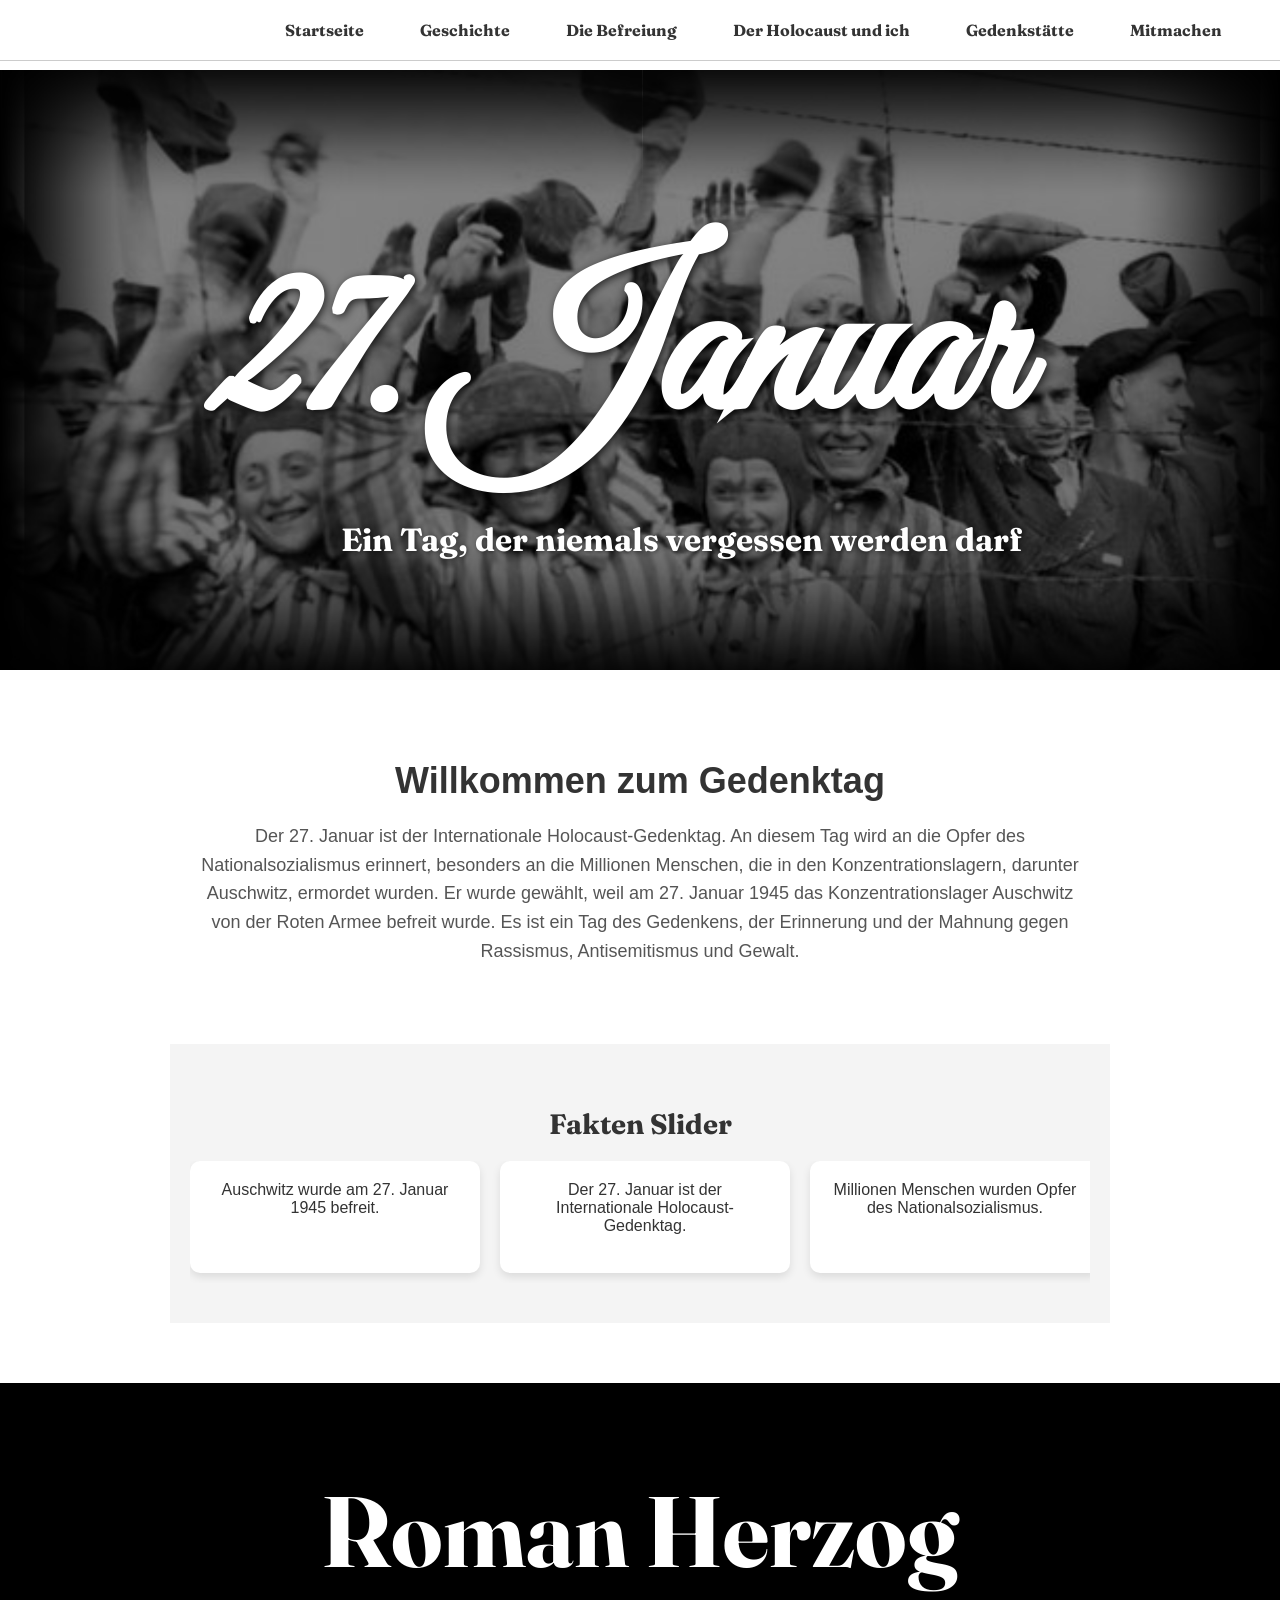
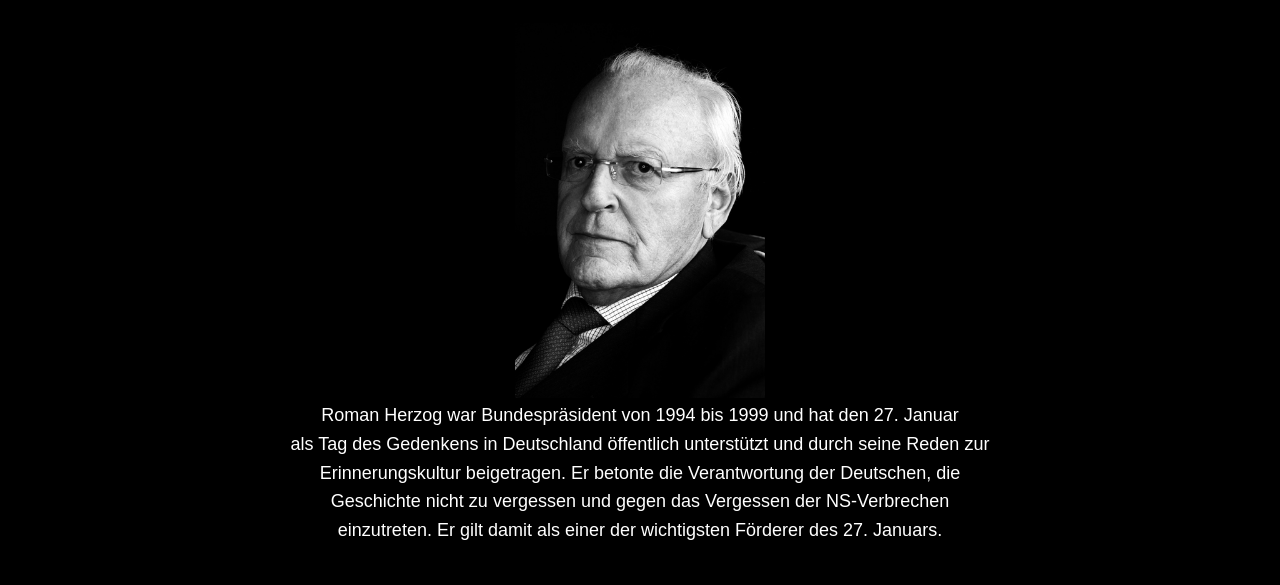
<file: index.html>
<!DOCTYPE html>
<html lang="de">
<head>
    <meta charset="UTF-8">
    <meta name="viewport" content="width=device-width, initial-scale=1.0">
    <title>Der 27.Januar</title>
    <link rel="stylesheet" href="index.css">
    <link href="https://fonts.googleapis.com/css2?family=Great+Vibes&display=swap" rel="stylesheet">
    <!-- Google Font Satisfy für Schreibschrift -->
    <link href="https://fonts.googleapis.com/css2?family=Satisfy&display=swap" rel="stylesheet">
    <link href="https://fonts.googleapis.com/css2?family=Fraunces:wght@700&display=swap" rel="stylesheet">
    <style>
        /* Überschrift in Schreibschrift Satisfy */
        .hero-text h1 {
            font-family: 'Satisfy', cursive;
        }
    </style>
</head>

<body>
    <header>
    <div class="top-line"></div>
    <nav>
        <ul>
            <li><a href="index.html">Startseite</a></li>
            <li><a href="geschichte.html">Geschichte</a></li>
            <li><a href="befreiung.html">Die Befreiung</a></li>
            <li><a href="der-holocaust-und-ich.html">Der Holocaust und ich</a></li>
            <li><a href="gedenkstaetten.html">Gedenkstätte</a></li>
            <li><a href="mitmachen.html">Mitmachen</a></li>
        </ul>
    </nav>
</header>

    <section id="startseite">
    <div class="hero-container">
        <img src="Titelbild Startseite.png" alt="Befreiung">
        <div class="hero-text">
        </div>
         <div class="hero-text">
            <h1 style="font-size: 60px; margin-bottom: 20px;">27. Januar</h1>
            <h2 style="font-size: 32px;">Ein Tag, der niemals vergessen werden darf</h2>
        </div>
    </div>
    </section>

    <section id="intro-text">
    <div class="text-container">
        <h2>Willkommen zum Gedenktag</h2>
        <p>
           Der 27. Januar ist der Internationale Holocaust-Gedenktag. An diesem Tag wird an die Opfer des Nationalsozialismus erinnert, besonders an die Millionen Menschen, die in den Konzentrationslagern, darunter Auschwitz, ermordet wurden. Er wurde gewählt, weil am 27. Januar 1945 das Konzentrationslager Auschwitz von der Roten Armee befreit wurde. Es ist ein Tag des Gedenkens, der Erinnerung und der Mahnung gegen Rassismus, Antisemitismus und Gewalt.
        </p>
    </div>
</section>

<section id="fakten-slider">
    <h2 class="slider-title">Fakten Slider</h2>
    <div class="slider-container">
        <div class="fact-card">Auschwitz wurde am 27. Januar 1945 befreit.</div>
        <div class="fact-card">Der 27. Januar ist der Internationale Holocaust-Gedenktag.</div>
        <div class="fact-card">Millionen Menschen wurden Opfer des Nationalsozialismus.</div>
        <div class="fact-card">Der Tag erinnert an Antisemitismus, Rassismus und Gewalt.</div>
        <div class="fact-card">In vielen Ländern gibt es am 27. Januar Gedenkveranstaltungen.</div>
         <div class="fact-card">Das Holocaust-Mahnmal in Berlin erinnert weltweit an die Opfer.</div> <!-- Nummer 10 -->
        <div class="fact-card">Die Nazis versuchten, Spuren der Morde zu vernichten, z. B. durch Verbrennung von Dokumenten und Leichen.</div> <!-- Nummer 4 -->
        <div class="fact-card">Der Name „Holocaust“ kommt vom Griechischen „holókaustos“, was „vollständig verbrannt“ bedeutet.</div> <!-- Nummer 11 -->
        <div class="fact-card">Viele Überlebende wie Anne Frank gaben durch ihre Tagebücher persönliche Einblicke in die NS-Verfolgung.</div> <!-- Nummer 15 -->
        <div class="fact-card">Viele Überlebende mussten langen Fußmärschen entkommen, als die Nazis die Lager evakuierten („Todesmärsche“).</div> <!-- Nummer 12 -->
    </div>
</section>

<section id="initiator">
    <h2>Roman Herzog</h2>
    <div class="initiator-container">
        <img src="roman-herzog.jpg" alt="Kofi Annan, ehemaliger UN-Generalsekretär">
        <p>
            Roman Herzog war Bundespräsident von 1994 bis 1999 und hat den 27. Januar  <br> als Tag des Gedenkens in Deutschland öffentlich unterstützt und durch seine Reden zur Erinnerungskultur beigetragen. Er betonte die Verantwortung der Deutschen, die Geschichte nicht zu vergessen und gegen das Vergessen der NS-Verbrechen einzutreten. Er gilt damit als einer der wichtigsten Förderer des 27. Januars. 
        </p>
    </div>
</section>




</body>
</html>
</file>
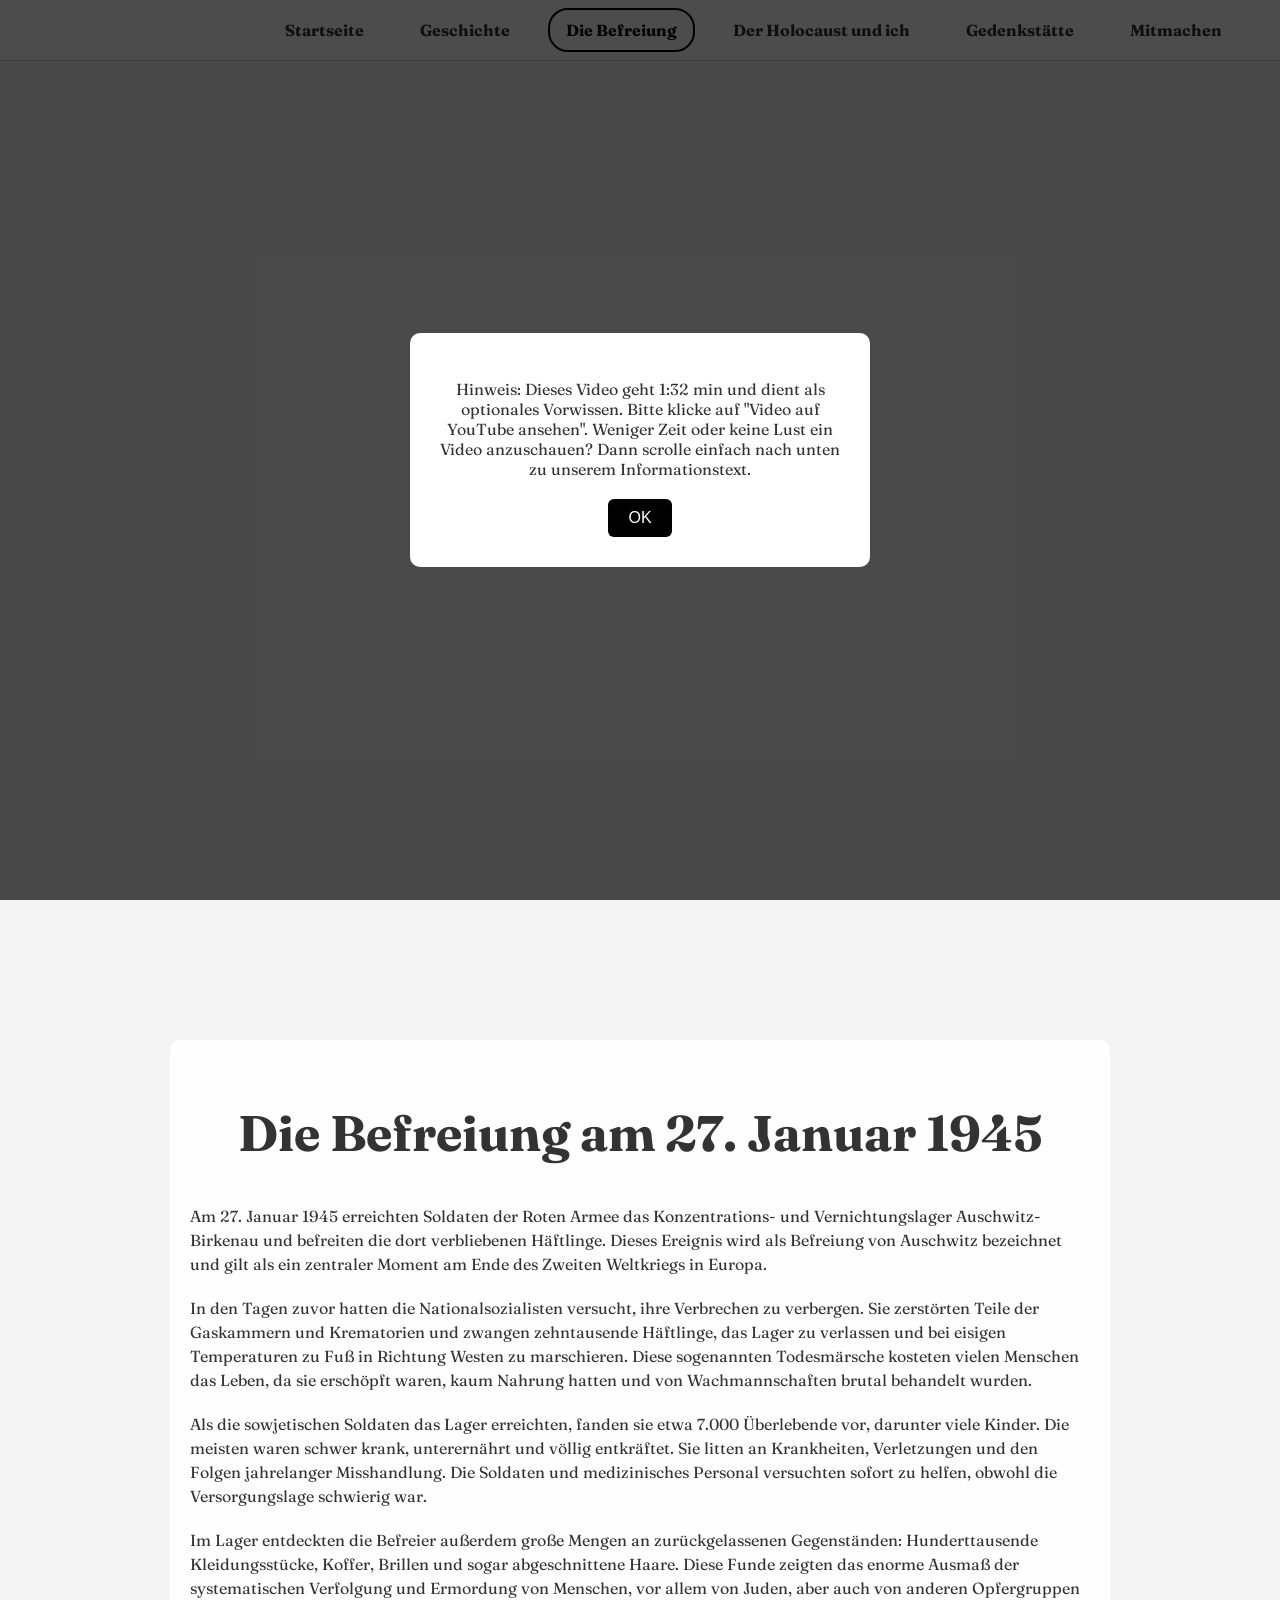
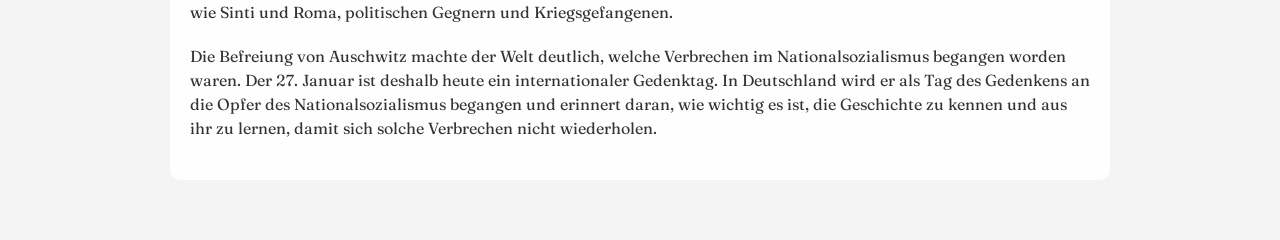
<file: befreiung.html>
<!DOCTYPE html>
<html lang="de">
<head>
<meta charset="UTF-8">
<meta name="viewport" content="width=device-width, initial-scale=1.0">
<title>Die Befreiung</title>
<link rel="stylesheet" href="befreiung.css">
<link href="https://fonts.googleapis.com/css2?family=Fraunces:wght@400;700&display=swap" rel="stylesheet">
</head>
<body>

<header>
    <div class="top-line"></div>
    <nav>
        <ul>
            <li><a href="index.html">Startseite</a></li>
            <li><a href="geschichte.html">Geschichte</a></li>
            <li><a href="befreiung.html" class="active">Die Befreiung</a></li>
            <li><a href="der-holocaust-und-ich.html">Der Holocaust und ich</a></li>
            <li><a href="gedenkstaetten.html">Gedenkstätte</a></li>
            <li><a href="mitmachen.html">Mitmachen</a></li>
        </ul>
    </nav>
</header>

<div id="overlay">
  <div class="overlay-box">
    <p>Hinweis: Dieses Video geht 1:32 min und dient als optionales Vorwissen. Bitte klicke auf "Video auf YouTube ansehen". Weniger Zeit oder keine Lust ein Video anzuschauen? Dann scrolle einfach nach unten zu unserem Informationstext.</p>
    <button onclick="startVideo()">OK</button>
  </div>
</div>

<section class="hero">
  <!-- YouTube iframe: starten erst nach Klick auf OK -->
  <iframe id="video" style="display:none;"
      frameborder="0"
      allow="autoplay; fullscreen; picture-in-picture"
      allowfullscreen>
  </iframe>
</section>

<script>
  const youtubeURL = "https://www.youtube.com/embed/QDSx5RR-1t4?autoplay=1&mute=1";

  function startVideo() {
    document.getElementById("overlay").style.display = "none";
    const iframe = document.getElementById("video");
    iframe.src = youtubeURL;  // setzt src erst jetzt → Autoplay funktioniert
    iframe.style.display = "block";
  }

  function toggleSound() {
    alert("Tonsteuerung funktioniert nur über die YouTube API, standardmäßig stumm.");
  }
</script>

<section id="befreiung">
  <h1>Die Befreiung am 27. Januar 1945</h1>

  <p>Am 27. Januar 1945 erreichten Soldaten der Roten Armee das Konzentrations- und Vernichtungslager Auschwitz-Birkenau und befreiten die dort verbliebenen Häftlinge. Dieses Ereignis wird als Befreiung von Auschwitz bezeichnet und gilt als ein zentraler Moment am Ende des Zweiten Weltkriegs in Europa.</p>

  <p>In den Tagen zuvor hatten die Nationalsozialisten versucht, ihre Verbrechen zu verbergen. Sie zerstörten Teile der Gaskammern und Krematorien und zwangen zehntausende Häftlinge, das Lager zu verlassen und bei eisigen Temperaturen zu Fuß in Richtung Westen zu marschieren. Diese sogenannten Todesmärsche kosteten vielen Menschen das Leben, da sie erschöpft waren, kaum Nahrung hatten und von Wachmannschaften brutal behandelt wurden.</p>

  <p>Als die sowjetischen Soldaten das Lager erreichten, fanden sie etwa 7.000 Überlebende vor, darunter viele Kinder. Die meisten waren schwer krank, unterernährt und völlig entkräftet. Sie litten an Krankheiten, Verletzungen und den Folgen jahrelanger Misshandlung. Die Soldaten und medizinisches Personal versuchten sofort zu helfen, obwohl die Versorgungslage schwierig war.</p>

  <p>Im Lager entdeckten die Befreier außerdem große Mengen an zurückgelassenen Gegenständen: Hunderttausende Kleidungsstücke, Koffer, Brillen und sogar abgeschnittene Haare. Diese Funde zeigten das enorme Ausmaß der systematischen Verfolgung und Ermordung von Menschen, vor allem von Juden, aber auch von anderen Opfergruppen wie Sinti und Roma, politischen Gegnern und Kriegsgefangenen.</p>

  <p>Die Befreiung von Auschwitz machte der Welt deutlich, welche Verbrechen im Nationalsozialismus begangen worden waren. Der 27. Januar ist deshalb heute ein internationaler Gedenktag. In Deutschland wird er als Tag des Gedenkens an die Opfer des Nationalsozialismus begangen und erinnert daran, wie wichtig es ist, die Geschichte zu kennen und aus ihr zu lernen, damit sich solche Verbrechen nicht wiederholen.</p>
</section>

</body>
</html>
</file>
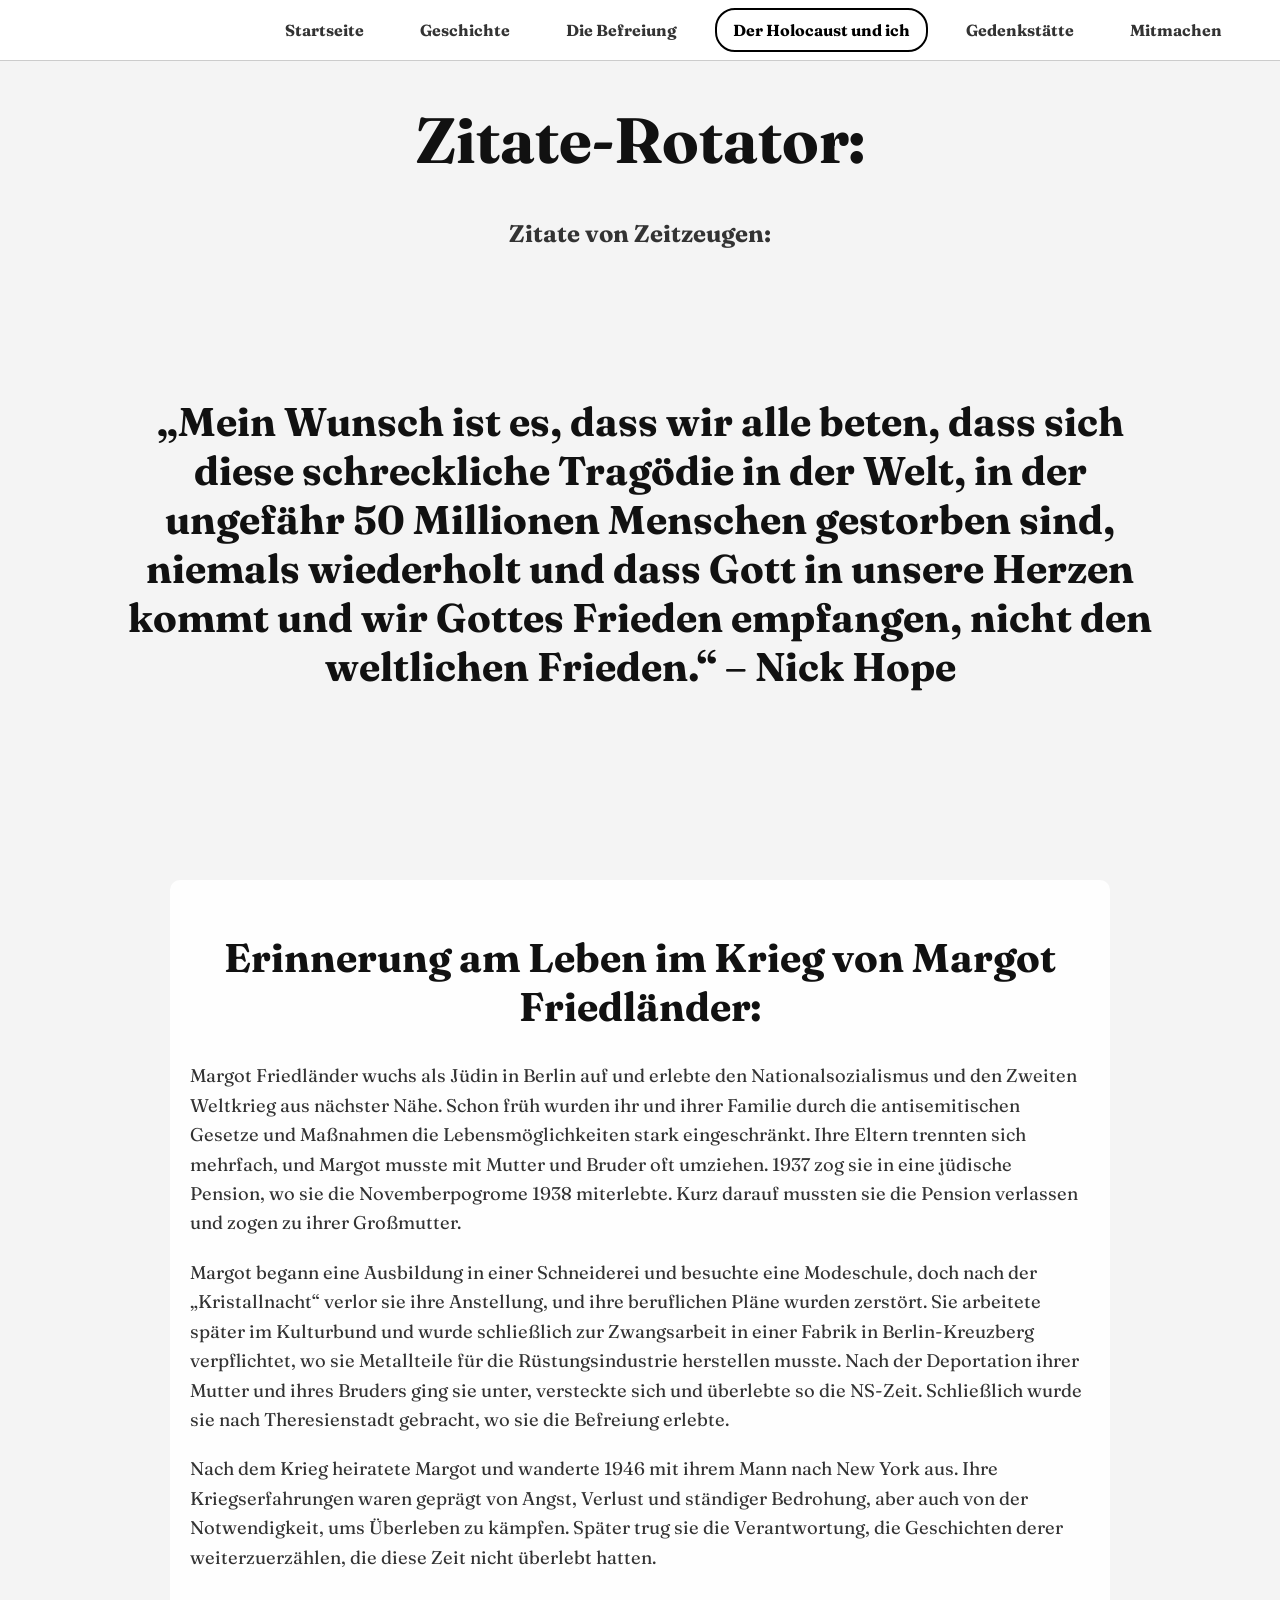
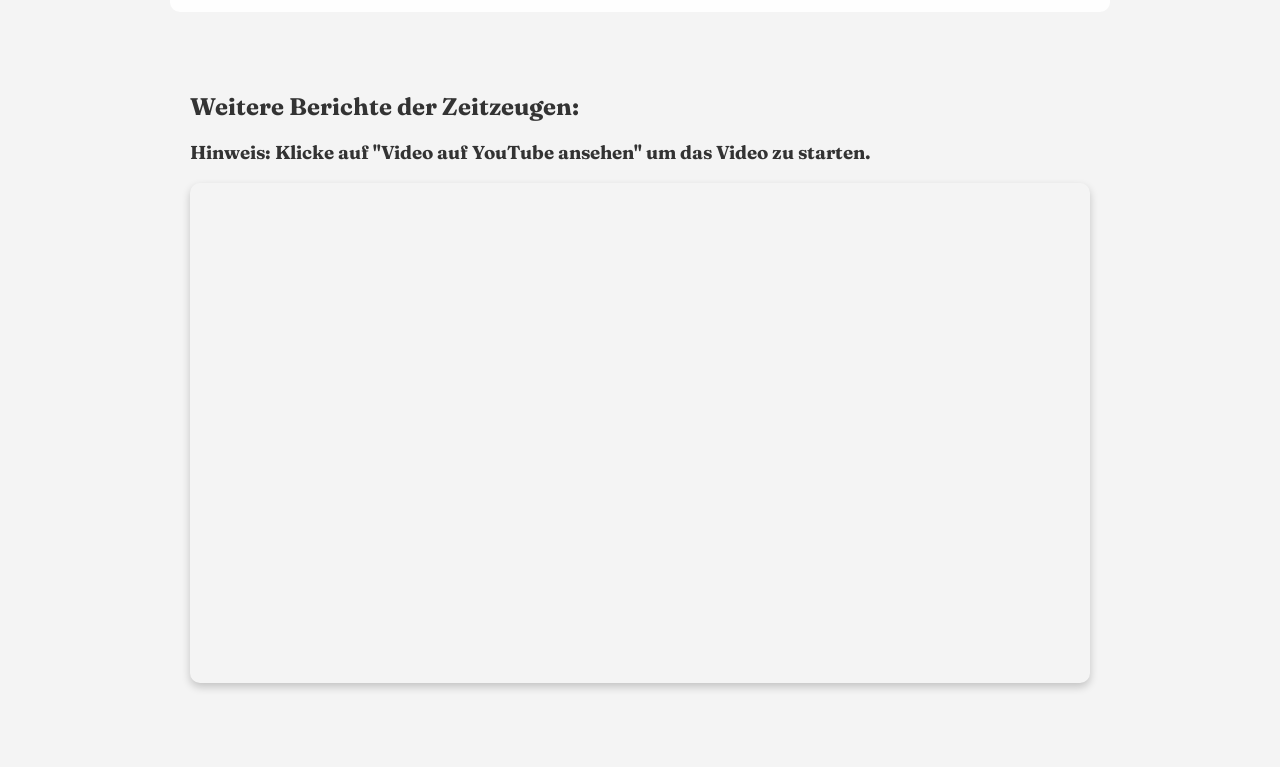
<file: der-holocaust-und-ich.html>
<!DOCTYPE html>
<html lang="de">
<head>
    <meta charset="UTF-8">
    <meta name="viewport" content="width=device-width, initial-scale=1.0">
    <title>Der Holocaust und ich</title>
    <link rel="stylesheet" href="der-holocaust-und-ich.css">
    <link href="https://fonts.googleapis.com/css2?family=Fraunces:wght@400;700&display=swap" rel="stylesheet">
    <link rel="stylesheet" href="der-holocaust-und-ich.css">
</head>
<body>

<!-- Navigation wie auf der Startseite -->
<header>
    <div class="top-line"></div>
    <nav>
        <ul>
            <li><a href="index.html">Startseite</a></li>
            <li><a href="geschichte.html">Geschichte</a></li>
            <li><a href="befreiung.html">Die Befreiung</a></li>
            <li><a href="der-holocaust-und-ich.html" class="active">Der Holocaust und ich</a></li>
            <li><a href="gedenkstaetten.html">Gedenkstätte</a></li>
            <li><a href="mitmachen.html">Mitmachen</a></li>
        </ul>
    </nav>
</header>

<section id="quote-section">
    <h1 id="quote-title">Zitate-Rotator:</h1>
    <h2>Zitate von Zeitzeugen:</h2>
    <div id="quote-carousel">
        <div class="quote active">„Mein Wunsch ist es, dass wir alle beten, dass sich diese schreckliche Tragödie in der Welt, in der ungefähr 50 Millionen Menschen gestorben sind, niemals wiederholt und dass Gott in unsere Herzen kommt und wir Gottes Frieden empfangen, nicht den weltlichen Frieden.“ – Nick Hope</div>
        <div class="quote">„Nach all dem unermesslichen Leid, welches für die meisten mit dem Tod in den Gaskammern ein Ende fand, gaben mir die Amerikaner mit der Befreiung die Hoffnung auf eine verloren geglaubte Zukunft ausserhalb dieses Leids und Elends zurück.“ – Eduard Kornfeld</div>
        <div class="quote">„Mit 17 Jahren war ich völlig verwaist, verwirrt, in Todesangst, umgeben von brutalen Nazi SS-Männern mit Maschinengewehren und bösartigen Deutschen Schäferhunden, die jederzeit bereit waren, mich zu zerreißen.“ – David Lenga</div>
        <div class="quote">„Solch eine Situation darf es nie wieder geben.“ – Jerzy Leśniak</div>
        <div class="quote">„Wir waren kaum noch am Leben. Wir schleppten uns vorwärts, auf unseren Händen und Knien kriechend, um die Füße der amerikanischen G.I.s zu küssen, die uns Überlebenden wie Götter erschienen.“ – Ben Lesser</div>
        <div class="quote">„Ich bin dankbar, dass mir die Gelegenheit gegeben wird, über das damalige Geschehen in den Schulen zu sprechen. Den jungen Leuten bewusst zu machen, wie schrecklich die Zeit damals war und dass so eine Grausamkeit nie wieder geschehen darf.“ – Abba Naor</div>
        <div class="quote">„Wegen des Krieges ist mir klar geworden, was Redefreiheit bedeutet, die Gefahr einer Diktatur und der Ausgrenzung von Menschen.“ – Willemijn Petroff-van Gurp</div>
        <div class="quote">„Was wir in den Lagern erleiden mussten, war eine unerträgliche Tragödie für die Menschheit. Es ist mein inniger Wunsch und mein Wille, dass die ganze Weltbevölkerung weiß, was wir damals ertragen mussten.“ – Lucy Salani</div>
        <div class="quote">„Ich hatte Fleckfieber und war dem Sterben nahe. Die Befreiung hätte keinen Tag später stattfinden dürfen, denn dann hätte ich nicht überlebt.“ – Henk van de Water</div>
    </div>
</section>

<script>
const quotes = document.querySelectorAll('#quote-carousel .quote');
let current = 0;
const displayTime = 4000; // Zeit jedes Zitats sichtbar (ms)
const fadeTime = 2000;    // Dauer des Ein-/Ausblendens (ms)

function showNextQuote() {
    // Aktuelles Zitat ausblenden
    quotes[current].classList.remove('active');

    // Nächstes Zitat
    current = (current + 1) % quotes.length;

    // Nächstes Zitat einblenden
    quotes[current].classList.add('active');
}

// Starte das Wechseln automatisch
setInterval(showNextQuote, displayTime + fadeTime);
</script>

<section id="margot-section">
    <h2 id="margot-title">Erinnerung am Leben im Krieg von Margot Friedländer:</h2>
    <p>
        Margot Friedländer wuchs als Jüdin in Berlin auf und erlebte den Nationalsozialismus und den Zweiten Weltkrieg aus nächster Nähe. Schon früh wurden ihr und ihrer Familie durch die antisemitischen Gesetze und Maßnahmen die Lebensmöglichkeiten stark eingeschränkt. Ihre Eltern trennten sich mehrfach, und Margot musste mit Mutter und Bruder oft umziehen. 1937 zog sie in eine jüdische Pension, wo sie die Novemberpogrome 1938 miterlebte. Kurz darauf mussten sie die Pension verlassen und zogen zu ihrer Großmutter.
    </p>

    <p>
        Margot begann eine Ausbildung in einer Schneiderei und besuchte eine Modeschule, doch nach der „Kristallnacht“ verlor sie ihre Anstellung, und ihre beruflichen Pläne wurden zerstört. Sie arbeitete später im Kulturbund und wurde schließlich zur Zwangsarbeit in einer Fabrik in Berlin-Kreuzberg verpflichtet, wo sie Metallteile für die Rüstungsindustrie herstellen musste. Nach der Deportation ihrer Mutter und ihres Bruders ging sie unter, versteckte sich und überlebte so die NS-Zeit. Schließlich wurde sie nach Theresienstadt gebracht, wo sie die Befreiung erlebte.
    </p>

    <p>
        Nach dem Krieg heiratete Margot und wanderte 1946 mit ihrem Mann nach New York aus. Ihre Kriegserfahrungen waren geprägt von Angst, Verlust und ständiger Bedrohung, aber auch von der Notwendigkeit, ums Überleben zu kämpfen. Später trug sie die Verantwortung, die Geschichten derer weiterzuerzählen, die diese Zeit nicht überlebt hatten.
    </p>
</section>

<section id="margot-video">
    <h1>Weitere Berichte der Zeitzeugen:</h1>
    <h3>Hinweis: Klicke auf "Video auf YouTube ansehen" um das Video zu starten.</h3>
  <iframe 
    id="margotYouTube"
    width="100%" 
    height="500" 
    src="https://www.youtube.com/embed/uGl5bO6655M?autoplay=1&mute=1&enablejsapi=1"
    title="YouTube Video"
    frameborder="0"
    allow="accelerometer; autoplay; clipboard-write; encrypted-media; gyroscope; picture-in-picture"
    allowfullscreen>
  </iframe>
</section>

<script>
document.addEventListener("DOMContentLoaded", function() {
    const ytFrame = document.getElementById('margotYouTube');
    ytFrame.style.opacity = 0;

    const observer = new IntersectionObserver((entries, observer) => {
        entries.forEach(entry => {
            if(entry.isIntersecting) {
                ytFrame.style.transition = "opacity 1s";
                ytFrame.style.opacity = 1;
                observer.unobserve(ytFrame);
            }
        });
    }, { threshold: 0.5 });

    observer.observe(ytFrame);
});
</script>

</body>
</html>
</file>
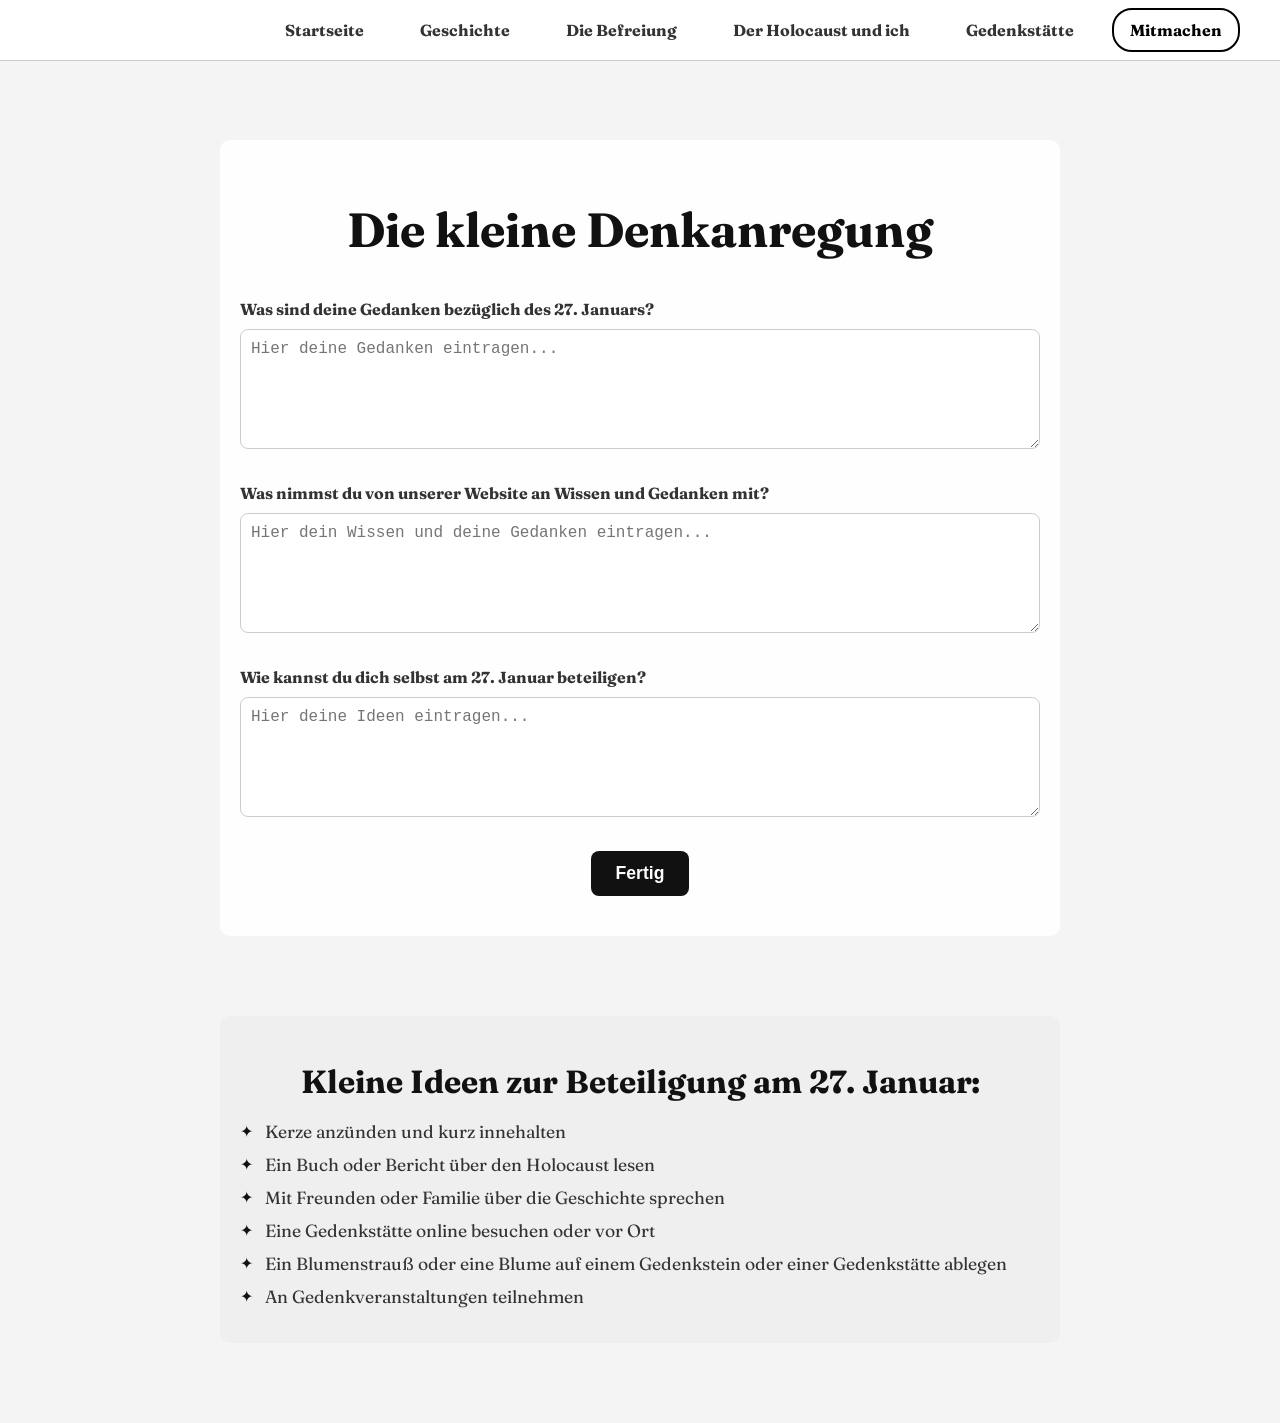
<file: mitmachen.html>
<!DOCTYPE html>
<html lang="en">
<head>
    <meta charset="UTF-8">
    <meta name="viewport" content="width=device-width, initial-scale=1.0">
    <title>Mitmachen</title>
    <link rel="stylesheet" href="mitmachen.css">
    <link href="https://fonts.googleapis.com/css2?family=Fraunces:wght@400;700&display=swap" rel="stylesheet">
</head>
<body>

<!-- Navigation wie auf der Startseite -->
<header>
    <div class="top-line"></div>
    <nav>
        <ul>
            <li><a href="index.html">Startseite</a></li>
            <li><a href="geschichte.html">Geschichte</a></li>
            <li><a href="befreiung.html">Die Befreiung</a></li>
            <li><a href="der-holocaust-und-ich.html">Der Holocaust und ich</a></li>
            <li><a href="gedenkstaetten.html">Gedenkstätte</a></li>
            <li><a href="mitmachen.html" class="active">Mitmachen</a></li>
        </ul>
    </nav>
</header>

<section id="mitmachen-section">
    <h1>Die kleine Denkanregung</h1>

    <div class="form-group">
        <label for="text1">Was sind deine Gedanken bezüglich des 27. Januars?</label>
        <textarea id="text1" placeholder="Hier deine Gedanken eintragen..."></textarea>
    </div>

    <div class="form-group">
        <label for="text2">Was nimmst du von unserer Website an Wissen und Gedanken mit?</label>
        <textarea id="text2" placeholder="Hier dein Wissen und deine Gedanken eintragen..."></textarea>
    </div>

     <div class="form-group">
        <label for="text2">Wie kannst du dich selbst am 27. Januar beteiligen?</label>
        <textarea id="text3" placeholder="Hier deine Ideen eintragen..."></textarea>
    </div>

    <button id="submitBtn">Fertig</button>

    <p id="thankMessage"></p>
</section>

<script>
const submitBtn = document.getElementById('submitBtn');
const text1 = document.getElementById('text1');
const text2 = document.getElementById('text2');
const text3 = document.getElementById('text3');
const thankMessage = document.getElementById('thankMessage');

submitBtn.addEventListener('click', () => {
    // Zeige Dankesnachricht
    thankMessage.textContent = "Es ist schön, dass du deine Gedanken geteilt hast. Jeder Beitrag hilft, das Thema lebendig zu halten.";
    thankMessage.style.color = "green";

    // Leere die Textfelder
    text1.value = "";
    text2.value = "";
    text3.value = "";
});
</script>

<section id="ideen-section">
    <h2>Kleine Ideen zur Beteiligung am 27. Januar:</h2>
    <ul class="ideen-list">
        <li>Kerze anzünden und kurz innehalten</li>
        <li>Ein Buch oder Bericht über den Holocaust lesen</li>
        <li>Mit Freunden oder Familie über die Geschichte sprechen</li>
        <li>Eine Gedenkstätte online besuchen oder vor Ort</li>
        <li>Ein Blumenstrauß oder eine Blume auf einem Gedenkstein oder einer Gedenkstätte ablegen</li>
        <li>An Gedenkveranstaltungen teilnehmen</li>
    </ul>
</section>

    
</body>
</html>
</file>
<file: index.css>
/* Grundstil */
html, body {
    width: 100%;
    margin: 0;
    padding: 0;
    font-family: Arial, sans-serif;
    background-color: white; /* vorher #f4f4f4, jetzt weiß */
    color: #333;
}

/* Sections unter dem Hero-Bereich */
section {
    padding: 60px 20px;
    max-width: 900px; 
    margin: auto;
    background-color: white; /* sicherstellen, dass sie weiß sind */
}

/* Navigation */
header nav {
    display: flex;
    justify-content: flex-end;
    background-color: #ffffff;
    padding: 20px 40px; 
    border-bottom: 1px solid #ccc;
    position: fixed;      /* bleibt beim Scrollen oben */
    top: 0;
    width: 100%;          /* volle Breite */
    box-sizing: border-box;
    z-index: 1000;
}

header nav ul {
    list-style: none;
    margin: 0;
    padding: 0;
    display: flex;
}

header nav ul li {
    margin-left: 20px;
}

/* Navigation Buttons – gleiche Schriftart wie auf Geschichte-Seite */
header nav ul li a {
    text-decoration: none;
    color: #333;
    font-weight: 700;               /* fett */
    font-family: 'Fraunces', serif; /* gleiche Schriftart wie auf Geschichte-Seite */
    font-size: 16px;                /* gleiche Größe wie auf Geschichte-Seite */
    padding: 10px 16px;
    border-radius: 20px;
    border: 2px solid transparent;
    transition: all 0.3s;
}

/* Hover-Effekt identisch wie auf Geschichte-Seite */
header nav ul li a:hover {
    color: #000;
    border: 2px solid #000;
    background-color: transparent;
}

/* Hero-Bereich Startseite */
#startseite {
    max-width: none;   /* keine Breitenbeschränkung */
    width: 100%;       /* gesamte Bildschirmbreite */
    padding: 0;
    margin: 0;
    position: relative; /* für Text über Bild */
    margin-top: 70px;   /* Platz für fixe Navigation */
}

/* Hero-Bereich */
.hero-container {
    position: relative;
    width: 100%;
    height: 600px;
}

.hero-container img {
    width: 100%;
    height: 100%;
    object-fit: cover;
}

/* Hero-Text */
.hero-text {
    position: absolute;
    top: 50%;
    left: 50%;
    transform: translate(-50%, -50%);
    text-align: center;
    color: white;
    z-index: 3;
}

/* Überschrift */
.hero-text h1 {
    font-family: 'Satisfy', cursive;
    font-size: 220px;
    margin: 0;
    white-space: nowrap;
    text-shadow: 2px 2px 8px rgba(0,0,0,0.7);
}

/* Unterüberschrift */
.hero-text h2 {
    font-family: 'Fraunces', serif;
    font-weight: 700;
    font-size: 36px;
    margin-top: 20px;
    text-shadow: 1px 1px 4px rgba(0,0,0,0.5);
}

/* Abschnitt unter Hero */
#intro-text {
    background-color: white;
    padding: 60px 20px;
}

#intro-text .text-container {
    max-width: 900px;
    margin: auto;
    text-align: center;
}

#intro-text h2 {
    font-size: 36px;
    margin-bottom: 20px;
    color: #333;
}

#intro-text p {
    font-size: 18px;
    line-height: 1.6;
    color: #555;
}

/* Abschnitte unter dem Bild */
section {
    padding: 60px 20px;
    max-width: 900px; /* zentriert für andere Abschnitte */
    margin: auto;
}

section h1, section h2 {
    text-align: center;
    margin-bottom: 20px;
}

/* Unterschiedliche Hintergrundfarben für Abschnitte */
#geschichte { background-color: #e8f5e9; }
#zeitzeugen { background-color: #f4f4f4; }
#gedenkstaette { background-color: #e8f5e9; }
#mitmachen { background-color: #f4f4f4; }

/* Hero-Container */
.hero-container {
    position: relative;
    width: 100%;
    height: 600px; /* Höhe des Hero-Bereichs */
}

/* Hintergrundbild */
.hero-bg {
    position: absolute;
    top: 0;
    left: 0;
    width: 100%;
    height: 100%;
    object-fit: cover; /* füllt Container ohne Verzerrung */
    z-index: 1;
}

/* Overlay-Frau */
.overlay-frau {
    position: absolute;
    bottom: 0;         /* unten im Hero-Bereich */
    left: 50%;         /* horizontal zentriert */
    transform: translateX(-50%);
    max-height: 80%;   /* passt sich proportional an */
    width: auto;
    z-index: 2;        /* über Hintergrundbild */
}

/* Text über allem */
.hero-text {
    position: absolute;
    transform: translate(-50%, -50%);
    text-align: center;
    z-index: 3;        /* ganz oben */
}

/* Google Font einbinden */
@import url('https://fonts.googleapis.com/css2?family=Great+Vibes&display=swap');

/* Überschrift hero-text – schnörkelig, sehr groß, rechtsbündig */
.hero-text h1 {
    font-family: 'Great Vibes', cursive !important;  /* schnörkelige Schreibschrift */
    font-size: 220px !important;                     /* extrem groß */
    text-align: right !important;                    /* rechtsbündig */
    margin: 0 40px 20px 0 !important;
    line-height: 1 !important;
    color: white !important;
    text-shadow: 2px 2px 8px rgba(0,0,0,0.7) !important; /* Lesbarkeit */
    white-space: nowrap !important;                  /* verhindert Zeilenumbruch */
}

/* Unterüberschrift – Fraunces, absolut positioniert unter 27. Januar */
.hero-text h2 {
    font-family: 'Fraunces', serif !important;
    font-weight: 700;
    font-size: 36px;
    position: absolute;          /* ermöglicht freie Platzierung */
    top: 250px;                  /* Abstand von oben (unter h1) */
    right: 40px;                 /* Abstand vom rechten Rand */
    color: white;
    text-shadow: 1px 1px 4px rgba(0,0,0,0.5);
}

/* Hero-Container Positionierung */
.hero-container {
    position: relative;          /* notwendig für absolute Position von h2 */
}

/* Responsive Anpassung */
@media (max-width: 1200px) {
    .hero-text h1 { font-size: 160px !important; }
    .hero-text h2 { font-size: 28px; }
}
@media (max-width: 768px) {
    .hero-text h1 { font-size: 100px !important; }
    .hero-text h2 { font-size: 22px; }
}
@media (max-width: 480px) {
    .hero-text h1 { font-size: 70px !important; }
    .hero-text h2 { font-size: 18px; }
}

/* Abschnitt unter dem Hero */
#intro-text {
    background-color: white;   /* weißer Hintergrund */
    padding: 60px 20px;
}

#intro-text .text-container {
    max-width: 900px;         /* zentrierter Inhalt */
    margin: auto;
    text-align: center;
}

#intro-text h2 {
    font-size: 36px;
    margin-bottom: 20px;
    color: #333;
}

#intro-text p {
    font-size: 18px;
    line-height: 1.6;
    color: #555;
}

/* Slider für Fakten */
#fakten-slider {
    padding: 40px 20px;
    background-color: #f4f4f4;
}

.slider-container {
    display: flex;
    overflow-x: auto;
    scroll-snap-type: x mandatory; /* sorgt dafür, dass die Karten „einrasten“ */
    -webkit-overflow-scrolling: touch; /* smooth scrolling auf iOS */
    gap: 20px;
    padding-bottom: 10px;
}

.slider-container::-webkit-scrollbar {
    height: 8px;
}

/* Überschrift für den Fakten Slider */
.slider-title {
    text-align: center;
    font-size: 28px;
    margin-bottom: 20px;
    color: #333;
    font-weight: 700;
    font-family: 'Fraunces', serif; /* passt zu deiner Unterüberschrift im Hero */
}

.slider-container::-webkit-scrollbar-thumb {
    background-color: #ccc;
    border-radius: 4px;
}

.fact-card {
    flex: 0 0 250px; /* Breite der Karte */
    background-color: white;
    border-radius: 10px;
    padding: 20px;
    box-shadow: 0 4px 8px rgba(0,0,0,0.1);
    scroll-snap-align: start; /* „einrasten“ beim scrollen */
    font-size: 16px;
    color: #333;
    text-align: center;
}

/* Responsive Anpassung */
@media (max-width: 768px) {
    .fact-card { flex: 0 0 200px; font-size: 14px; }
}

@media (max-width: 480px) {
    .fact-card { flex: 0 0 160px; font-size: 13px; }
}

/* Initiator-Abschnitt – Schwarz, volle Breite, kompakter */
#initiator {
    background-color: #000;
    color: #fff;
    padding-top: 3px;       /* oben noch genug Luft */
    padding-bottom: 40px;    /* unten minimal, Abschnitt endet nahe Text */
    margin-top: 60px;
    width: 100vw;
    max-width: none;
    margin-left: 0;
    margin-right: 0;
    box-sizing: border-box;
    text-align: center;
}

/* Container – Abstand zwischen Bild und Text minimal */
.initiator-container {
    display: flex;
    flex-direction: column;
    align-items: center;
    gap: 3px; /* vorher 20px – jetzt weniger Abstand */
    max-width: 900px;
    margin: auto;
}

/* Text unter dem Bild – kein extra margin unten */
.initiator-container p {
    font-size: 18px;
    line-height: 1.6;
    color: #fff;
    max-width: 700px;
    text-align: center;
    margin: 0; /* verhindert zusätzlichen Abstand nach unten */
}

#initiator h2 {
    font-size: 100px;
    margin-bottom: 30px;
    font-family: 'Fraunces', serif;
    color: #fff;              /* Überschrift weiß */
}



.initiator-container img { 
    max-width: 250px; 
    height: auto; 
}
</file>
<file: befreiung.css>
/* ==============================
   Grundstil
============================== */
html, body {
    margin: 0;
    padding: 0;
    font-family: 'Fraunces', serif;
    background-color: #f4f4f4;
    color: #333;
}

/* ==============================
   Navigation (Header)
============================== */
header nav {
    display: flex;
    justify-content: flex-end;
    background-color: #ffffff;
    padding: 20px 40px; 
    border-bottom: 1px solid #ccc;
    position: fixed;      
    top: 0;
    width: 100%;          
    box-sizing: border-box;
    z-index: 1000;
}

header nav ul {
    list-style: none;
    margin: 0;
    padding: 0;
    display: flex;
}

header nav ul li {
    margin-left: 20px;
}

header nav ul li a {
    text-decoration: none;
    color: #333;
    font-weight: bold;
    padding: 10px 16px;
    border-radius: 20px;
    border: 2px solid transparent;
    transition: all 0.3s;
}

header nav ul li a:hover,
header nav ul li a.active {
    color: #000000;
    border: 2px solid #000000;
    background-color: transparent;
}

/* ==============================
   Hero-Sektion mit Video
============================== */
.hero {
    position: relative;
    width: 100%;
    height: 100vh; /* volle Bildschirmhöhe */
    overflow: hidden;
}

/* Video selbst */
#video {
    position: absolute;
    top: 50%;
    left: 50%;
    min-width: 100%;
    min-height: 100%;
    width: auto;
    height: auto;
    transform: translate(-50%, -50%) scale(1.2);
    z-index: 0; /* im Hintergrund */
}

/* Soundbutton über Video */
#soundBtn {
    position: absolute;
    bottom: 20px;
    left: 20px;
    z-index: 2; /* über dem Video */
    padding: 10px 15px;
    border: none;
    background-color: black;
    color: white;
    font-size: 16px;
    border-radius: 6px;
    cursor: pointer;
    transition: 0.3s;
}

#soundBtn:hover {
    background-color: #333;
}

/* ==============================
   Overlay vor Video (Hinweis)
============================== */
#overlay {
    position: fixed;
    top: 0;
    left: 0;
    width: 100%;
    height: 100%;
    background: rgba(0,0,0,0.7);
    display: flex;
    justify-content: center;
    align-items: center;
    z-index: 2000; /* über allem */
    transition: opacity 0.5s;
}

.overlay-box {
    background: white;
    padding: 30px;
    border-radius: 10px;
    max-width: 400px;
    text-align: center;
}

.overlay-box p {
    margin-bottom: 20px;
}

.overlay-box button {
    padding: 10px 20px;
    border: none;
    background: black;
    color: white;
    cursor: pointer;
    font-size: 16px;
    border-radius: 6px;
}

.overlay-box button:hover {
    background-color: #333;
}

/* ==============================
   Textbereich Befreiung
============================== */
#befreiung {
    position: relative;
    z-index: 1;
    max-width: 900px;
    margin: 140px auto 60px auto; /* Abstand von oben wegen fixed header */
    padding: 20px;
    background: rgba(255,255,255,0.95);
    border-radius: 10px;
}

#befreiung h1 {
    text-align: center;
    font-size: 50px;
    margin-bottom: 40px;
}

#befreiung p {
    font-size: 16px;
    line-height: 1.5;
    margin-bottom: 20px;
}

#befreiung figure {
    margin: 0 auto 40px auto;
}

#befreiung img {
    width: 100%;
    border-radius: 6px;
}

#befreiung figcaption {
    font-size: 14px;
    color: #555;
    text-align: center;
    margin-top: 6px;
}

/* ==============================
   Responsive Design
============================== */
@media (max-width: 768px) {
    #befreiung {
        margin-top: 120px;
        padding: 15px;
    }
    #befreiung h1 {
        font-size: 36px;
    }
    #befreiung p {
        font-size: 14px;
    }
    #soundBtn {
        font-size: 14px;
        padding: 8px 12px;
    }
}
</file>
<file: der-holocaust-und-ich.css>
/* Grundstil */
html, body {
    margin: 0;
    padding: 0;
    font-family: 'Fraunces', serif;
    background-color: #f4f4f4;
    color: #333;
}

/* Navigation wie auf Startseite */
header nav {
    display: flex;
    justify-content: flex-end;
    background-color: #ffffff;
    padding: 20px 40px; 
    border-bottom: 1px solid #ccc;
    position: fixed;      
    top: 0;
    width: 100%;          
    box-sizing: border-box;
    z-index: 1000;
}

header nav ul {
    list-style: none;
    margin: 0;
    padding: 0;
    display: flex;
}

header nav ul li {
    margin-left: 20px;
}

header nav ul li a {
    text-decoration: none;
    color: #333;
    font-weight: bold;
    padding: 10px 16px;
    border-radius: 20px;
    border: 2px solid transparent;
    transition: all 0.3s;
}

header nav ul li a:hover,
header nav ul li a.active {
    color: #000000;
    border: 2px solid #000000;
    background-color: transparent;
}

/* ==============================
   Zitat Carousel
============================== */
#quote-carousel {
    position: relative;
    width: 100%;
    height: 80vh; /* Großes Zitat fast bildschirmfüllend */
    display: flex;
    justify-content: center;
    align-items: center;
    background-color: #f4f4f4;
    text-align: center;
    padding: 0 20px;
    overflow: hidden;
}

#quote-carousel .quote {
    position: absolute;
    font-size: 2.5rem; /* sehr groß */
    font-weight: bold;
    color: #111;
    opacity: 0;
    transition: opacity 2s ease-in-out;
    max-width: 80%;
}

#quote-carousel .quote.active {
    opacity: 1;
}

/* Responsive */
@media (max-width: 768px) {
    #quote-carousel .quote {
        font-size: 1.8rem;
    }
}

#quote-section {
    position: relative;
    width: 100%;
    height: 80vh;          /* Gesamtbereich */
    display: flex;
    flex-direction: column; /* Überschrift oben, Zitate unten */
    align-items: center;
    padding-top: 40px;     /* Platz oben */
    text-align: center;
    overflow: hidden;
}

#quote-title {
    font-size: 4rem;       /* sehr groß */
    font-weight: bold;
    margin: 0;             /* enger am oberen Rand */
    color: #111;
}

#quote-carousel {
    position: relative;
    flex: 1;                /* nimmt den restlichen Platz ein */
    display: flex;
    justify-content: center;
    align-items: center;    /* Zitate vertikal mittig im restlichen Bereich */
    width: 100%;
    overflow: hidden;
}

#quote-carousel .quote {
    position: absolute;
    font-size: 2.5rem;      /* sehr groß */
    font-weight: bold;
    color: #111;
    opacity: 0;
    transition: opacity 1s ease-in-out;
    max-width: 80%;
}

#quote-carousel .quote.active {
    opacity: 1;
}

/* Responsive */
@media (max-width: 768px) {
    #quote-title {
        font-size: 2.5rem;
    }
    #quote-carousel .quote {
        font-size: 1.8rem;
    }
}

#quote-section {
    position: relative;
    width: 100%;
    height: 80vh;           /* Gesamtbereich */
    display: flex;
    flex-direction: column; /* Überschrift oben, Carousel darunter */
    align-items: center;
    padding-top: 100px;      /* Platz oben */
    text-align: center;
    overflow: hidden;
}

#quote-title {
    font-size: 4rem;       /* sehr groß */
    font-weight: bold;
    margin-bottom: 20px;   /* Abstand zu den Zitaten */
    color: #111;
}

#quote-carousel {
    position: relative;
    flex: 1;                /* nimmt den restlichen Platz ein */
    display: flex;
    justify-content: center;
    align-items: center;    /* Zitate vertikal mittig im restlichen Bereich */
    width: 100%;
    overflow: hidden;
}

#margot-section {
    max-width: 900px;
    margin: 60px auto 80px auto;
    padding: 20px;
    background: rgba(255,255,255,0.95); /* leichter weißer Hintergrund für gute Lesbarkeit */
    border-radius: 10px;
}

#margot-title {
    font-size: 2.5rem;
    font-weight: bold;
    margin-bottom: 30px;
    text-align: center;
    color: #111;
}

#margot-section p {
    font-size: 1.15rem;
    line-height: 1.6;
    margin-bottom: 20px;
    color: #333;
}

/* Responsive */
@media (max-width: 768px) {
    #margot-title {
        font-size: 1.8rem;
    }
    #margot-section p {
        font-size: 1rem;
    }
}

#margot-video {
    max-width: 900px;
    margin: 40px auto 80px auto;
    padding: 0 20px;
}

#margot-video iframe {
    width: 100%;
    height: 500px;
    border-radius: 10px;
    box-shadow: 0 4px 8px rgba(0,0,0,0.2);
}
</file>
<file: mitmachen.css>
/* Grundstil */
html, body {
    margin: 0;
    padding: 0;
    font-family: 'Fraunces', serif;
    background-color: #f4f4f4;
    color: #333;
}

/* Navigation wie auf Startseite */
header nav {
    display: flex;
    justify-content: flex-end;
    background-color: #ffffff;
    padding: 20px 40px; 
    border-bottom: 1px solid #ccc;
    position: fixed;      
    top: 0;
    width: 100%;          
    box-sizing: border-box;
    z-index: 1000;
}

header nav ul {
    list-style: none;
    margin: 0;
    padding: 0;
    display: flex;
}

header nav ul li {
    margin-left: 20px;
}

header nav ul li a {
    text-decoration: none;
    color: #333;
    font-weight: bold;
    padding: 10px 16px;
    border-radius: 20px;
    border: 2px solid transparent;
    transition: all 0.3s;
}

header nav ul li a:hover,
header nav ul li a.active {
    color: #000000;
    border: 2px solid #000000;
    background-color: transparent;
}

/* Section */
#mitmachen-section {
    max-width: 800px;
    margin: 140px auto 80px auto;
    padding: 20px;
    background: rgba(255,255,255,0.95);
    border-radius: 10px;
    text-align: center;
}

#mitmachen-section h1 {
    font-size: 3rem;
    margin-bottom: 40px;
    color: #111;
}

.form-group {
    margin-bottom: 30px;
    text-align: left;
}

.form-group label {
    display: block;
    font-weight: bold;
    margin-bottom: 10px;
}

textarea {
    width: 100%;
    min-height: 120px;
    padding: 10px;
    font-size: 1rem;
    border-radius: 8px;
    border: 1px solid #ccc;
    resize: vertical;
    box-sizing: border-box;
}

button#submitBtn {
    padding: 12px 25px;
    font-size: 1.1rem;
    font-weight: bold;
    background-color: #111;
    color: #fff;
    border: none;
    border-radius: 8px;
    cursor: pointer;
    transition: 0.3s;
}

button#submitBtn:hover {
    background-color: #333;
}

#thankMessage {
    margin-top: 20px;
    font-size: 1.2rem;
    font-weight: bold;
}

#ideen-section {
    max-width: 800px;
    margin: 40px auto 80px auto;
    padding: 20px;
    background: rgba(240, 240, 240, 0.95);
    border-radius: 10px;
    text-align: left;
}

#ideen-section h2 {
    font-size: 2rem;
    font-weight: bold;
    margin-bottom: 20px;
    color: #111;
    text-align: center; /* optional zentriert */
}

.ideen-list {
    list-style: none;
    padding: 0;
}

.ideen-list li {
    position: relative;
    padding-left: 25px;
    margin-bottom: 12px;
    font-size: 1.1rem;
    color: #333;
}

/* hübsche kleine Bullet-Punkte */
.ideen-list li::before {
    content: "✦"; /* kleiner Stern als Bullet */
    position: absolute;
    left: 0;
    color: #111;
    font-size: 1rem;
}
</file>
